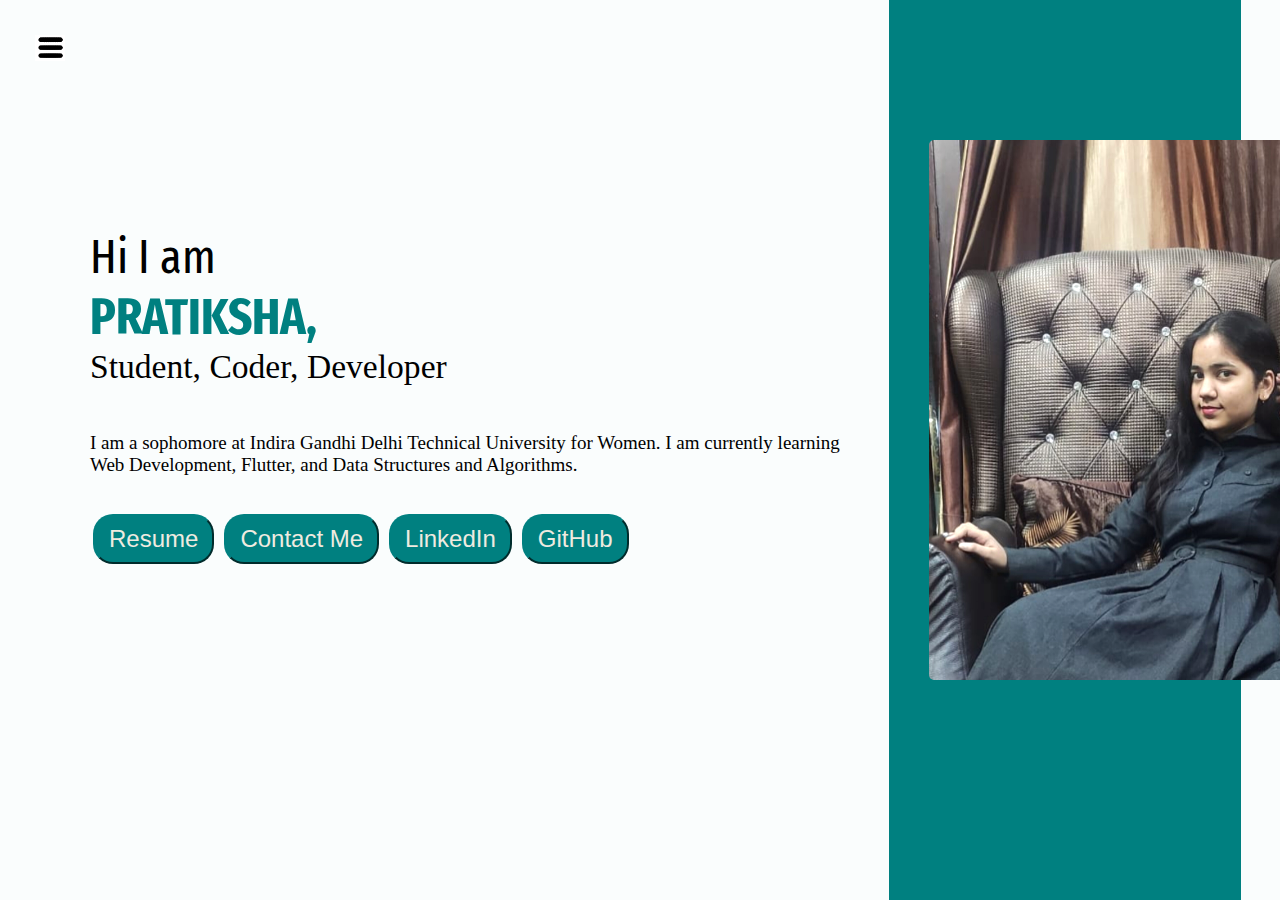
<file: index.html>
<!DOCTYPE html>
<html lang="en">

<head>
    <meta charset="UTF-8">
    <meta http-equiv="X-UA-Compatible" content="IE=edge">
    <meta name="viewport" content="width=device-width, initial-scale=1.0">
    <title>PRATIKSHA GOSWAMI,Programmer</title>
    <link rel="stylesheet" href="style.css">

</head>

<body>
    <div class="container">
        <div class="sidebar sidebarGo">

            <nav>
                <li><a href="index.html">Home</a></li>
                <li><a href="intro.html">About Me</a></li>
                <li><a href="skills.html">Skills</a></li>
                <li><a href="services.html">Projects</a></li>
                <li><a href="resume.pdf" target="_blank">CV/Resume</a></li>
                <li><a href="contact.html">Contact Me</a></li>





            </nav>
        </div>
        <div class="main">
            <div class="hamburger">
                <img class="hem" src="hem.jpg" alt="" width="30px">
                <img class="cross" src="cross.png" alt="" width="18px">
            </div>
            <div class="info">
                <div class="devinfo">
                    <div class="hello">
                        Hi I am
                    </div>
                    <div class="name">
                        PRATIKSHA,

                    </div>
                    <div class="about">Student, Coder, Developer </div>
                    <div class="moreabout">
                        I am a sophomore at Indira Gandhi Delhi Technical University for Women. I am currently learning
                        Web
                        Development, Flutter, and Data Structures and Algorithms.
                    </div>
                    <div class="buttons">
                        <a href="resume.pdf" target="_blank"><button>Resume</button></a>
                        <a href="contact.html"><button>Contact Me</button></a>
                        <a href="https://www.linkedin.com/in/pratiksha-g-2bb446234/"><button>LinkedIn</button></a>


                        <a href="https://github.com/Pratikshathisside"><button>GitHub</button></a>
                    </div>

                </div>




                <!-- <div class="box3">
                <div class="devpic2">
                    <img src="devv.jpg" alt="Pratiksha Goswami" class="me">

                </div>
                </dev>
            </div> -->
                <div class="main2">
                    <!-- <div class="boxes">
                    <div class="devpic">
                        <img src="devv.jpg" alt="Pratiksha Goswami" class="me">

                    </div> -->

                </div>
            </div>
            <div class="box3">
                <div class="devpic2">
                    <img src="devv.jpg" alt="Pratiksha Goswami" class="me">

                </div>
            </div>
            <!-- <--</dev>
            </div> -->
        </div>
        <div class="boxes">
            <div class="devpic">
                <img src="devv.jpg" alt="Pratiksha Goswami" class="me">

            </div>


        </div>
    </div>
    <!--<h3>ABOUT ME</h3>
    <iframe src="intro.html" overflow="display" width="100%" height="740px"></iframe>
    <h3>MY SKILLS</h3>
    <iframe src="skills.html" overflow="display" width="100%" height="740px"></iframe>
    <h3>MY PROJECTS</h3>
    <iframe src="services.html" overflow="display" width="100%" height="740px"></iframe>
    <h3>CONTACT ME</h3>
    <iframe src="contact.html" overflow="display" width="100%" height="740px"></iframe>-->
    <script src="script.js">
    </script>
</body>

</html>
</file>
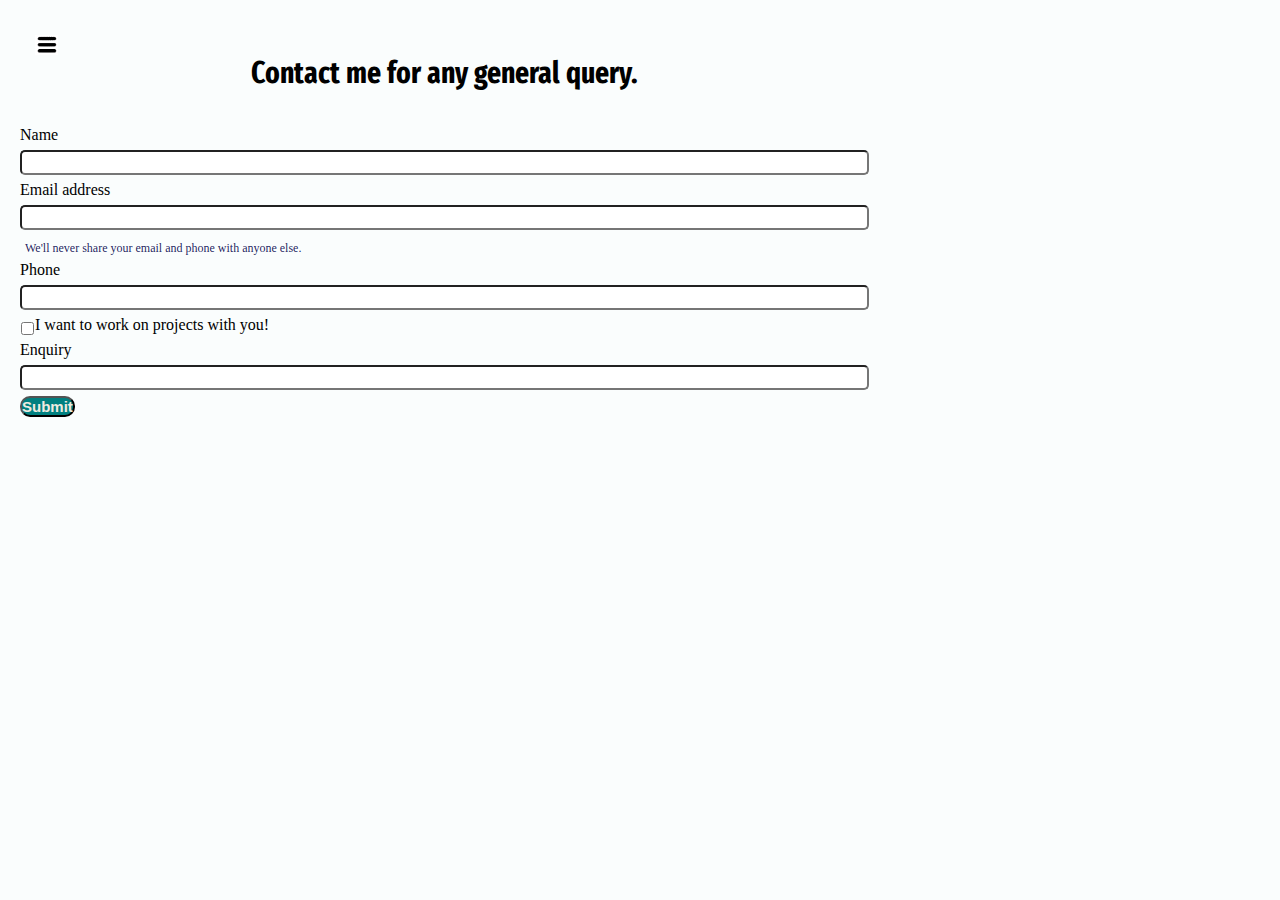
<file: contact.html>
<!DOCTYPE html>
<html lang="en">

<head>
    <meta charset="UTF-8">
    <meta http-equiv="X-UA-Compatible" content="IE=edge">
    <meta name="viewport" content="width=device-width, initial-scale=1.0">
    <title>PRATIKSHA GOSWAMI,Programmer</title>
    <link rel="stylesheet" href="style.css">

</head>

<body>
    <div class="container">
        <div class="sidebar sidebarGo">

            <nav>
                <li><a href="index.html">Home</a></li>
                <li><a href="intro.html">About Me</a></li>
                <li><a href="skills.html">Skills</a></li>
                <li><a href="services.html">Projects</a></li>
                <li><a href="resume.pdf" target="_blank">CV/Resume</a></li>
                <li><a href="contact.html">Contact Me</a></li>




            </nav>
        </div>
        <div class="main">
            <div class="hamburger">
                <img class="hem" src="hem.jpg" alt="" width="23px">
                <img class="cross" src="cross.png" alt="" width="18px">
            </div>
            <div class="contactform">
                <h1>Contact me for any general query.</h1>
                <form method="POST" action="mailto: pratiksha031btit21@igdtuw.ac.in" enctype="multipart/form-data">
                    <div class="mb-3">
                        <label for="name" class="form-label">Name</label>
                        <input type="text" class="form-control" id="name">
                    </div>
                    <div class="mb-3">

                        <label for="exampleInputEmail1" class="form-label">Email address</label>
                        <input type="email" class="form-control" id="exampleInputEmail1" aria-describedby="emailHelp">
                        <div id="emailHelp" class="form-text">We'll never share your email and phone with anyone else.
                        </div>
                    </div>
                    <div class="mb-3">
                        <label for="exampleInputPassword1" class="form-label">Phone</label>
                        <input type="phone" class="form-control" id="exampleInputPassword1">
                    </div>
                    <div class="mb-3 form-check" id="formcheck">
                        <input type="checkbox" class="form-check-input" id="exampleCheck1">
                        <label class="form-check-label" for="exampleCheck1">I want to work on projects with you!</label>
                    </div>
                    <div class="mb-3">
                        <label for="en" class="form-label">Enquiry</label>
                        <input type="text" class="form-control" id="en">
                    </div>
                    <button type="submit" class="btn">Submit</button>
                </form>
            </div>
        </div>
    </div>
    </div>
    <script src="script.js"></script>
</body>

</html>
</file>
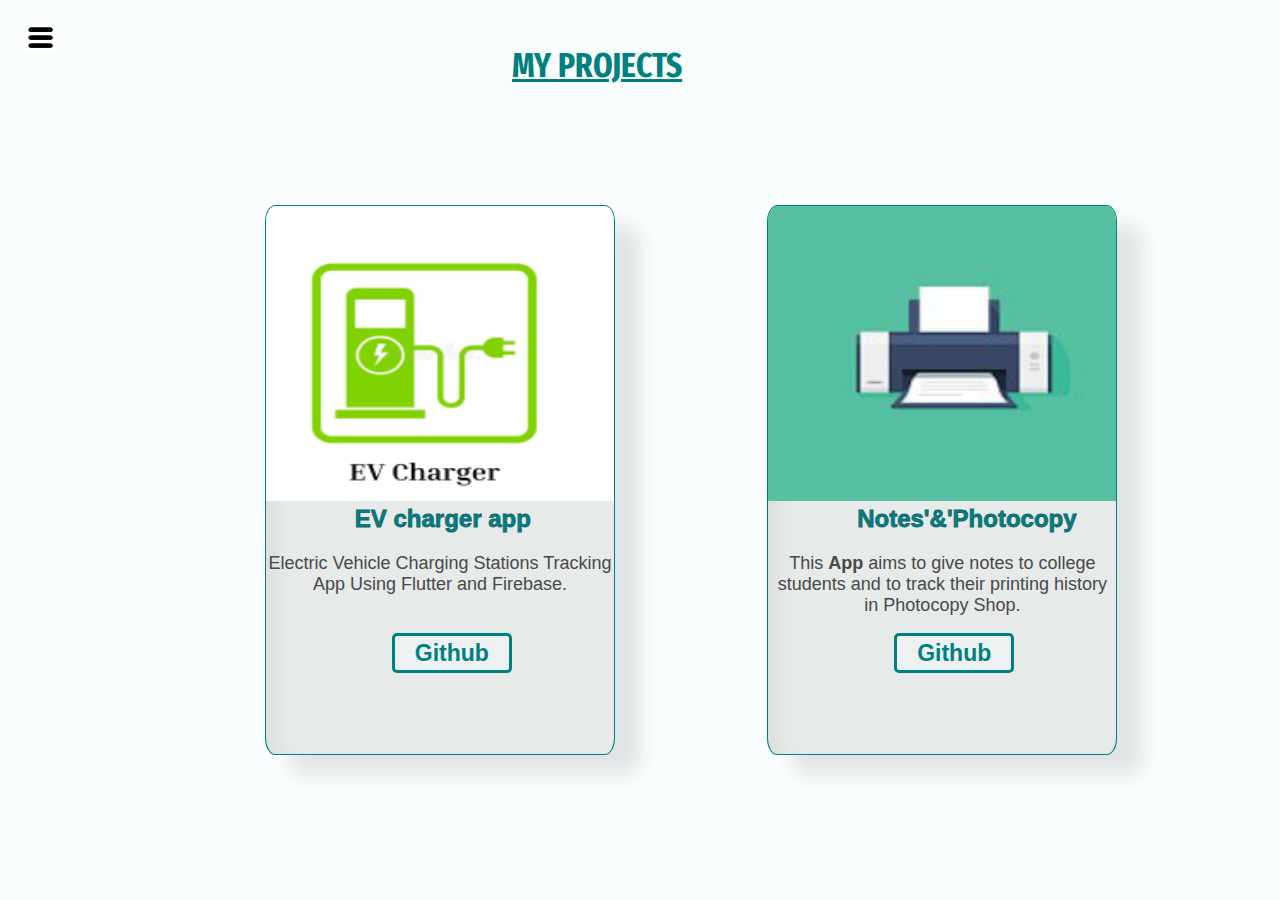
<file: services.html>
<!DOCTYPE html>
<!-- Coding by CodingLab | www.codinglabweb.com-->
<html lang="en">

<head>
    <meta charset="UTF-8">
    <meta http-equiv="X-UA-Compatible" content="IE=edge">
    <meta name="viewport" content="width=device-width, initial-scale=1.0">
    <!--<title> Circular Progress Bar </title>-->

    <!-- CSS -->
    <link rel="stylesheet" type="text/css" href="style2.css">

</head>

<body>
    <div class="container2">
        <div class="sidebar sidebarGo">

            <nav>
                <li><a href="index.html">Home</a></li>
                <li><a href="intro.html">About Me</a></li>
                <li><a href="skills.html">Skills</a></li>
                <li><a href="services.html">Projects</a></li>
                <li><a href="resume.pdf" target="_blank">CV/Resume</a></li>
                <li><a href="contact.html">Contact Me</a></li>





            </nav>
        </div>
        <div class="main">

            <div class="hamburger">
                <img class="hem" src="hem.jpg" alt="" width="30px">
                <img class="cross" src="cross.png" alt="" width="18px">

            </div>
            <div class="head2">
                MY PROJECTS</div>
        </div>

        <!--<div class="head">
         My Skills</div>-->
        <div class="container1">

            <div class="drop1" style="--clr:#ff0f5b;">

                <div class="card-contents">
                    <div class="dark-bg">
                    </div>
                    <img src="evch.png">
                    <h2>EV charger app</h2>
                    <p>

                        Electric Vehicle Charging Stations Tracking App Using Flutter and Firebase.

                    </p>
                    <button><a href="https://github.com/GargNikitaa/EV-Charger">Github</a></button>
                </div>

            </div>
            <div class="drop1" style="--clr:#ff0f5b;">

                <div class="card-contents">
                    <div class="dark-bg">
                    </div>
                    <img src="printer.png">
                    <h2>Notes'&'Photocopy</h2>
                    <p>This <b>App
                        </b> aims to give notes to college students and to track their printing history in Photocopy
                        Shop.
                    </p>
                    <button><a href="https://github.com/parikhaitan/cb017_Notes_Shop">Github</a></button>
                </div>

            </div>
        </div>
        <!--<div class="drop1" style="--clr:#ff0f5b;">
                <div class="content">
                    <h2>02</h2>

                </div>
            </div>
            <div class="drop1" style="--clr:#ff0f5b;">
                <div class="content">
                    <h2>03</h2>

                </div>
            </div>
        </div>-->

        <script src="script.js"></script>
        <!--<script src="script2.js"></script>-->
    </div>
</body>

</html>
</file>
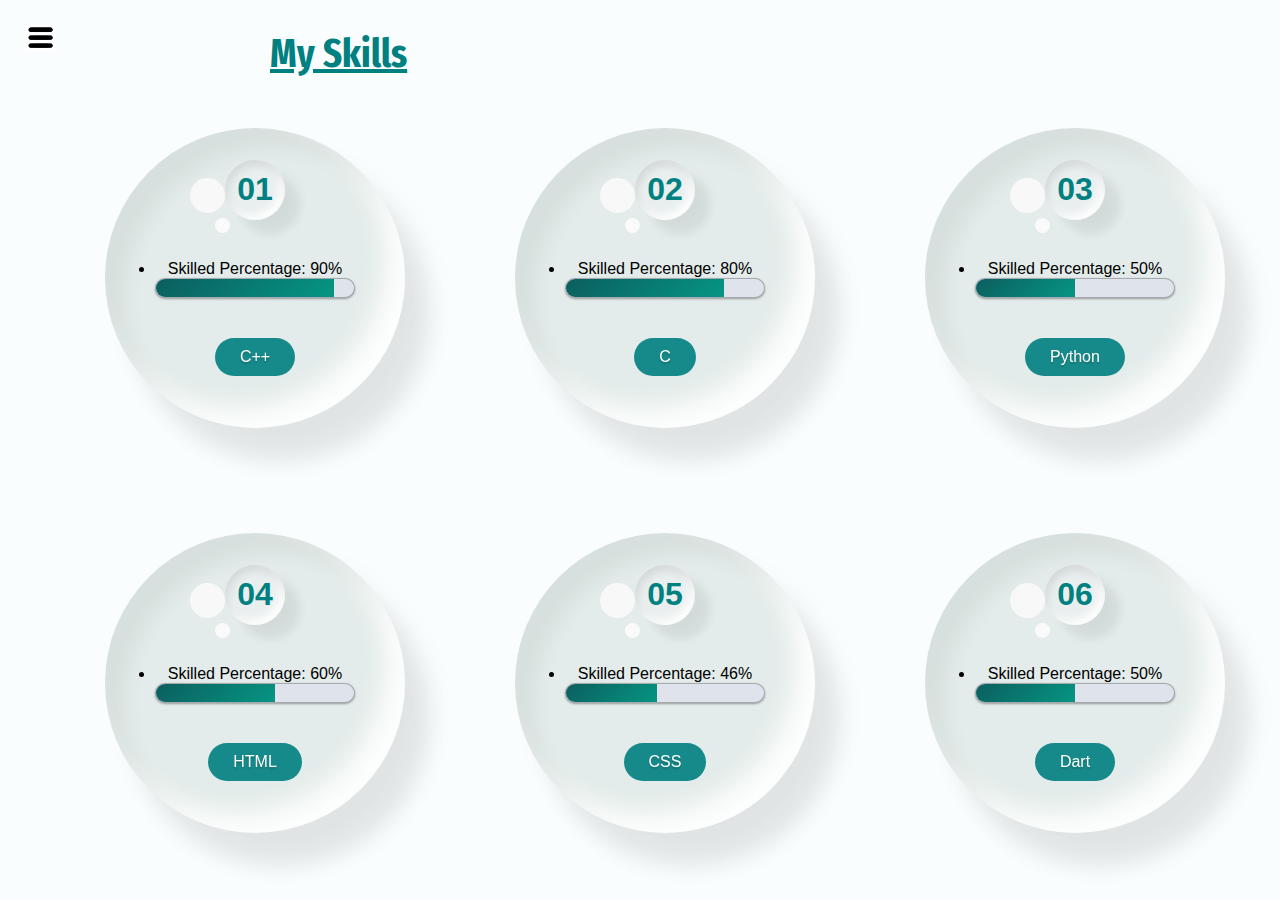
<file: skills.html>
<!DOCTYPE html>
<!-- Coding by CodingLab | www.codinglabweb.com-->
<html lang="en">

<head>
   <meta charset="UTF-8">
   <meta http-equiv="X-UA-Compatible" content="IE=edge">
   <meta name="viewport" content="width=device-width, initial-scale=1.0">
   <!--<title> Circular Progress Bar </title>-->

   <!-- CSS -->
   <link rel="stylesheet" type="text/css" href="style2.css">

</head>

<body>
   <div class="container2">
      <div class="sidebar sidebarGo">

         <nav>
            <li><a href="index.html">Home</a></li>
            <li><a href="intro.html">About Me</a></li>
            <li><a href="skills.html">Skills</a></li>
            <li><a href="services.html">Projects</a></li>
            <li><a href="resume.pdf" target="_blank">CV/Resume</a></li>
            <li><a href="contact.html">Contact Me</a></li>





         </nav>
      </div>
      <div class="main">

         <div class="hamburger">
            <img class="hem" src="hem.jpg" alt="" width="30px">
            <img class="cross" src="cross.png" alt="" width="18px">

         </div>
         <div class="head">
            My Skills</div>
      </div>

      <!--<div class="head">
         My Skills</div>-->
      <div class="container">

         <div class="drop" style="--clr:#ff0f5b;">
            <div class="content">
               <h2>01</h2>
               <li type="Circular">Skilled Percentage: 90%<span class="bar"><span class="c2"></span></span></li>
               <a href="#">C++</a>
            </div>
         </div>
         <div class="drop" style="--clr:#ff0f5b;">
            <div class="content">
               <h2>02</h2>
               <li type="Circular">Skilled Percentage: 80%<span class="bar"><span class="c"></span></span></li>
               <a href="#">C</a>
            </div>
         </div>
         <div class="drop" style="--clr:#ff0f5b;">
            <div class="content">
               <h2>03</h2>
               <li type="Circular">Skilled Percentage: 50%<span class="bar"><span class="python"></span></span></li>
               <a href="#">Python</a>
            </div>
         </div>
         <div class="drop" style="--clr:#ff0f5b;">
            <div class="content">
               <h2>04</h2>
               <li type="Circular">Skilled Percentage: 60%<span class="bar"><span class="html"></span></span></li>

               <a href="#">HTML</a>
            </div>

         </div>
         <div class="drop" style="--clr:#ff0f5b;">
            <div class="content">
               <h2>05</h2>
               <li type="Circular">Skilled Percentage: 46%<span class="bar"><span class="css"></span></span></li>
               <a href="#">CSS</a>
            </div>

         </div>
         <div class="drop" style="--clr:#ff0f5b;">
            <div class="content">
               <h2>06</h2>
               <li type="Circular">Skilled Percentage: 50%<span class="bar"><span class="dart"></span></span></li>
               <a href="#">Dart</a>
            </div>

         </div>


      </div>

      <script src="script.js"></script>
      <!--<script src="script2.js"></script>-->
</body>

</html>
</file>
<file: style.css>
@import url('https://fonts.googleapis.com/css2?family=Lato&display=swap');

@import url('https://fonts.googleapis.com/css2?family=Fira+Sans+Extra+Condensed:wght@200&display=swap');
@import url('https://fonts.googleapis.com/css2?family=Bebas+Neue&family=Fira+Sans+Extra+Condensed:wght@200&display=swap');
@import url('https://fonts.googleapis.com/css2?family=Bebas+Neue&family=Passions+Conflict&display=swap');
@import url('https://fonts.googleapis.com/css2?family=Bebas+Neue&family=Passions+Conflict&display=swap');

* {
    margin: 0;
    padding: 0;


}

.sidebar {
    /* background-color */

    /* width: 400px; */
    font-family: 'Lato', sans-serif;
    height: 100vh;
    transition: transform 0.3s ease-in;
    position: absolute;
    /* taki wo fix ho jae*/


}

.ul {
    position:
        relative;
    transform: skewY();
}

.sidebar nav {
    padding: 20px;
    height: 100vh;

    background-color: teal;


}

.boxes2 {

    background-color: teal;
    margin-top: 7vh;
    height: 83vh;
    width: 28vw;
}

.boxes {

    background-color: teal;

    height: 100vh;
    width: 27.5vw;
}


.sidebar nav li {
    list-style: none;
    font-size: 25px;
    padding-top: 33px;
    padding-bottom: 33px;
    padding-left: 0;
    padding-right: 0;


}

.sidebar nav li a {
    list-style: none;
    color: #efebe0;
    text-decoration: none;

}

.sidebar nav li a:hover {
    list-style: none;
    color: #efebe0;
    text-decoration: underline;

}

.main {
    /* background-color: bisque; */
    width: 66.3vw;

    margin: 20px;
}

.container {
    display: inline;

    background-color: teal;

    background-color: rgb(250, 253, 253);

    height: 100vh;
    display: flex;

}

.info {
    /* background-color: rgb(246, 17, 234); */

    height: 55vh;
    width: 60vw;
    margin: 130px 70px;
    display: flex;
    justify-content: space-around;
}

.info2 {
    margin-top: 80px;
    font-family: 'Bebas Neue', cursive;
    font-size: large;
    margin-left: 140px;
    font-weight: -100;
    letter-spacing: 1.3;
}

.intro {
    margin-top: -40px;
    margin-left: 140px;
    font-family: 'Passions Conflict';
    font-size: 40px;
    font-weight: lighter;
    letter-spacing: normal;
    color: teal;
}



.about2 {

    margin-top: 30px;
    font-size: 20px;
    margin-left: 130px;
    padding: 20px;
    font-family: 'Times New Roman', Times, serif;
    width: 45vw;

}

.edu {

    margin-top: 50px;
    margin-left: 170px;
    color: #15171b;

}

.main .row {
    display: grid;
    grid-template-columns: 1fr 1fr;
    grid-column-gap: 20px;
}

.heading {
    font-size: larger;
    font-family: Arial, Helvetica, sans-serif;
    color: rgb(48, 50, 50);
    padding: 0 0 20px 30px;
}

.col .contents {
    padding: 0px 30px;
    border-left: 3px solid #bababb;
}

.col .contents .box5 {
    position: relative;
    padding: 20px;
    border: 1px solid #c4ccca;
    border-radius: 3px;
    background-color: #ecfaf6;
    cursor: pointer;
    transition: all 0.5s;
    margin-bottom: 20px;
}

.col .contents .box5:hover {
    box-shadow: 0 3px 12px 0px rgb(166, 171, 172);
    border: 1px solid transparent;

}

.col .contents .box5:hover::before {
    margin-top: 50px;
    content: '';
    position: absolute;
    width: 30px;
    height: 30px;
    border-radius: 50%;
    right: calc(100% + 15px);
    transition: 0.5s;
    top: 0;
    background-color: teal;
    border: 2px sollid rgb(205, 204, 204);

}

.col .contents .box5::before {
    /*margin-left: -60px;*/
    margin-top: 0px;
    content: '';
    position: absolute;
    width: 16px;
    height: 16px;
    border-radius: 50%;
    right: calc(100% + 25px);
    top: 0;
    background-color: teal;
    border: 2px sollid white;

}

.box5 h4 {
    position: relative;
    color: teal;
}

.box5 h3 {
    font-size: 19px;

    padding: 10px 0px 6px;
    font-family: Arial, Helvetica, sans-serif;
    color: rgb(45, 44, 44);
}

.box5 p {
    line-height: 1.2;
    color: #666;
    font-size: 17px;
    font-family: 'Segoe UI', Tahoma, Geneva, Verdana, sans-serif
}

.devpic2 {
    display: none;
}


.devinfo {
    font-size: 16px;
    display: flex;
    justify-content: center;
    flex-direction: column;

}

.hello {
    font-size: 3em;
    font-family: 'Fira Sans Extra Condensed', sans-serif;
}

.name {
    font-size: 3.2em;
    font-weight: bold;
    color: teal;
    font-family: 'Fira Sans Extra Condensed', sans-serif;

}

.moreabout {
    margin-top: 2.4em;
    font-size: 19px
}

.about {
    font-size: 2.1em;
}

.buttons {
    margin-top: 2.2em;

}

.buttons button {
    border-radius: 20px;
    border-color: teal;
    ;
    font-size: 1.5em;
    color: #efebe0;
    padding: 9px 14px;

    background-color: teal;
    ;
    margin: 3px 3px;
    cursor: pointer;
}


.buttons button:hover {
    background-color: #efebe0;
    border-color: teal;
    color: teal;
    font-weight: bold;
}



.boxes2 .devpic img {
    filter: brightness(1);
    display: inline;
    border-image: 3px;

    border-color: #efebe0;
    /* border-radius: 0% 15% 0% 15%; */
    /* margin: -5px -80px 0px 20px; */
    /* margin-right: 100px; */

    border-color: white;
    /* border-radius: 0% 15% 0% 15%; */
    margin: 40px 0px 40px 40px;
    border: teal;

    height: 60vh;
    border-radius: 5px;


}

.boxes .devpic img {
    filter: brightness(1.1);
    display: inline;
    border-image: 3px;

    border-color: #efebe0;
    /* border-radius: 0% 15% 0% 15%; */
    /* margin: -5px -80px 0px 20px; */
    /* margin-right: 100px; */

    border-color: white;
    /* border-radius: 0% 15% 0% 15%; */
    margin: 140px 0px 30px 40px;
    border: teal;

    height: 60vh;
    border-radius: 5px;


}

/* .box {
    
    position: relative;
    height: 450px;
    width: 500px;
    border-radius: 0% 20% 0% 20%;
    background: teal;


} */

.devpic .contactform {

    padding: 0 34px;
    /* padding-top: 150px; */
    font-family: 'Fira Sans Extra Condensed', sans-serif;
    font-weight: bold;
    flex-direction: column;
    font-size: 16px;

}

.contactform h1 {
    font-family: 'Fira Sans Extra Condensed', sans-serif;
    text-align: center;
    padding: 12px 0;
    font-size: 30px;

}

.contactform form div {
    /* padding: 15px 0; */
    display: flex;
    flex-direction: column;
}

.contactform form div input {
    /* width: 20vw; */
    border-radius: 5px;
    margin: 6px 0;
    padding: 3px;


}



#emailHelp {
    font-size: 12px;
    color: rgba(32, 32, 91, 0.984);
    padding: 5px 5px;

}

#formcheck {
    flex-direction: row;
}

#formcheck input {
    width: 15px;
}

.btn {
    font-size: 15px;
    border-radius: 10px;
    font-weight: bold;
    background-color: teal;
    color: #efebe0;
    cursor: pointer;
}

.btn:hover {
    font-size: 15px;
    border-radius: 10px;
    color: teal;
    border-color: teal;
    background-color: #efebe0;

}

h1 {
    margin: 23px;
}

p {
    margin: 0 14px;
    font-size: 18px;
    font-family: 'Courier New', Courier, monospace;
}

.hg {
    margin: 0 14px;
    font-size: 18px;
    font-family: 'Courier New', Courier, monospace;
}


.sidebarGo {
    transform: translate(-400px, 0);
    position: absolute;
}

.hamburger {
    filter: brightness(1.3);
    position: absolute;
    cursor: pointer;
    margin-top: 15px;

    margin-left: 15px;

}

.cross {
    margin-left: 115px;
    margin-top: 3px;
    background: url(cross.png);
    filter: brightness(1) invert(1.7) sepia(.5) hue-rotate(100deg) saturate(100%);
}

.box1 {

    /* align-items: center; */
    width: 30vw;
    height: 100vh;
    background-color: rgb(7, 7, 7);
    margin-right: 0;
    margin-top: 0;
}

.cube {
    position: relative;
    /* top: 0;
    margin-left: 0;
    top: 0;
    left: 100px;
    right: 90vw;
    width: 50%;
    height: 100%; */
    width: 300px;
    height: 300px;
    transform-style: preserve-3d;
    animation: animate 4s linear infinite;
}

.cube div {
    position: absolute;

    top: 0;
    left: 100px;
    right: 90vw;
    width: 100%;
    height: 100%;
    transform-style: preserve-3d;

    animation: animate 4s linear infinite;
}

@keyframes animate {
    0% {
        transform: rotateX(-30deg) rotateY(0deg);
    }

    100% {
        transform: rotateX(-30deg) rotateY(360deg);
    }
}

.icons {
    margin-left: 3.1em;
    word-spacing: 40px;
}

.iconstwo {
    display: none;
    margin-left: 3.1em;
    word-spacing: 20px;
}

.cube span {
    position: absolute;
    margin-top: 8vh;
    margin-left: 78vw;
    width: 20%;
    height: 20%;
    background: linear-gradient(#151515, rgb(7, 250, 2));
    transform: rotateY(cal(90deg*var(--i))) translateZ(150px);

}

/* .container2 {
    background-color: rgb(252, 249, 249);
    height: 100vh;
    display: flex;

} */
.mh-skills .mh-professional-skills {
    padding-right: 60px;
    color: black;
}

.mh-skills .mh-professional-skills h3 {
    font-size: 30px;
    line-height: 40px;
    text-align: center;
    font-weight: 400;
    margin-bottom: 60px;
    font-family: 'Poppins', sans-serif;
}

.mh-professional-skills {
    padding-left: 20%;
}

.mh-professional-skills h3 {
    font-size: 30px;
    line-height: 40px;
    text-align: center;
    font-weight: 400;
    margin-bottom: 60px;
    font-family: 'Poppins', sans-serif;
}

mh-professional-progress li {
    display: inline-block;
    margin: 0 auto;
    float: none;
    width: 48%;
    margin-bottom: 30px;
    text-align: center;
}

.mh-progress {
    margin-bottom: 10px;
    font: 900 1.14285/1 Cinzerl, cursive;
    color: #151515;
}

.mh-progress .progressbar-text {
    color: inherit !important;
    font-family: Cambria, Cochin, Georgia, Times, 'Times New Roman', serif;
}

.progress.progress-line {
    height: 10px;
    margin-right: 60px;
}


@media (max-width:800px) {

    /*           * {
       background-color: rgb(144, 221, 221);
    } */
    .info2 {
        margin-top: 80px;
        font-family: 'Bebas Neue', cursive;
        font-size: large;
        margin-left: 10px;
        font-weight: -100;
        letter-spacing: 1.3;
    }

    .intro {
        margin-top: -40px;
        margin-left: 10px;
        font-family: 'Passions Conflict';
        font-size: 32px;
        font-weight: lighter;
        letter-spacing: normal;
        color: teal;
    }



    .about2 {

        margin-top: 30px;
        font-size: 20px;
        margin-left: 0px;
        padding: 20px;
        font-family: 'Times New Roman', Times, serif;
        width: 80vw;
        margin-right: 20px;

    }

    .iconstwo {
        margin-top: 30px;
        display: contents;
        margin-left: 30px;

    }

    .devinfo {
        font-size: 10px;
    }

    .boxes {
        display: none;
        height: 80px;
        width: 70px;
        border-radius: 0 0 80px 80px;
    }

    .boxes .devpic {
        display: none;
    }

    /*     .boxes .devpic2{
    /*         height:90px;
        width:30px; */

    .devpic2 {
        display: contents;

    }


    .box {
        display: none;
    }

    .buttons {
        font-size: 8px;
    }

    .boxes {
        display: none;
        height: 80px;
        width: 70px;
        border-radius: 0 0 80px 80px;
    }



    .boxes .devpic {
        display: none;
    }

    /* .boxes .devpic2 {
    height: 90px;
    width: 30px;
} */
    .box3 {
        margin-top: 30px;
        margin-left: -50px;
        height: 280px;
        width: 120vw;
        background-color: teal;
        border-radius: 0 0 0 0px;

    }

    .devpic2 {
        display: contents;
        /*         height: 500px;
    background-color: teal; */
    }

    .devpic2 img {
        margin-left: 24vw;
        margin-top: -80px;
        /* display: contents; */
        height: 280px;
        border-style: solid;
        border-color: teal;
        border-width: 10px;
        border-radius: 400px;



    }

    .boxes2 {
        display: none;
    }

    .edu {

        margin-top: 70px;
        margin-left: 30px;
        color: #15171b;

    }

    .main .row {
        display: grid;
        grid-template-columns: 1fr 1fr;
        grid-column-gap: 20px;
    }

    .heading {
        font-size: larger;
        font-family: Arial, Helvetica, sans-serif;
        color: rgb(48, 50, 50);
        padding: 0 0 20px 30px;
    }

    .col .contents {
        padding: 0px 30px;
        border-left: 3px solid #bababb;
    }

    .col .contents .box5 {
        position: relative;
        padding: 20px;
        border: 1px solid #c4ccca;
        border-radius: 3px;
        background-color: #ecfaf6;
        cursor: pointer;
        transition: all 0.5s;
        margin-bottom: 20px;
    }

    .col .contents .box5:hover {
        box-shadow: 0 3px 12px 0px rgb(166, 171, 172);
        border: 1px solid transparent;

    }

    .col .contents .box5:hover::before {
        margin-top: 50px;
        content: '';
        position: absolute;
        width: 30px;
        height: 30px;
        border-radius: 50%;
        right: calc(100% + 15px);
        transition: 0.5s;
        top: 0;
        background-color: teal;
        border: 2px sollid rgb(205, 204, 204);

    }

    .col .contents .box5::before {
        /*margin-left: -60px;*/
        margin-top: 0px;
        content: '';
        position: absolute;
        width: 16px;
        height: 16px;
        border-radius: 50%;
        right: calc(100% + 25px);
        top: 0;
        background-color: teal;
        border: 2px sollid white;

    }

    .box5 h4 {
        position: relative;
        color: teal;
    }

    .box5 h3 {
        font-size: 19px;

        padding: 10px 0px 6px;
        font-family: Arial, Helvetica, sans-serif;
        color: rgb(45, 44, 44);
    }

    .box5 p {
        line-height: 1.2;
        color: #666;
        font-size: 17px;
        font-family: 'Segoe UI', Tahoma, Geneva, Verdana, sans-serif
    }

    .iconstwo {
        margin-left: 50px;
        word-spacing: 30px;
    }

    /* .sidebar {

        background-color: teal;
    }

    .sidebar {
        transform: translate(-400px, 0);
        position: absolute;
    } */

}

@media (max-width:1700px) {

    /*     * {
        background-color: rgb(144, 221, 221);
    } */
    .sidebar {
        /* background-color */
        background-color: teal;
    }
}
</file>
<file: style2.css>
@import url('https://fonts.googleapis.com/css2?family=Fira+Sans+Extra+Condensed:wght@200&display=swap');
@import url('https://fonts.googleapis.com/css2?family=Bebas+Neue&family=Fira+Sans+Extra+Condensed:wght@200&display=swap');

* {
    margin: 0;
    padding: 0;
    /*background-color: #484949;*/
    box-sizing: border-box;
    font-family: 'Segoe UI', Tahoma, Geneva, Verdana, sans-serif;
}

/*body {
    /*display: flex;
    justify-content: center;
    align-items: center;
    min-height: 100vh;*/



.sidebar {
    /* background-color */

    /* width: 400px; */
    font-family: 'Lato', sans-serif;
    height: 100vh;
    transition: transform 0.3s ease-in;
    position: relative;

    /* taki wo fix ho jae*/


}

.ul {
    position:
        relative;
    transform: skewY();
}

.sidebar nav {
    padding: 20px;
    height: 100vh;

    background-color: teal;


}

.container {
    position: relative;
    display: flex;
    margin-top: 60px;

    justify-content: center;
    align-items: center;
    flex-wrap: wrap;
    padding: 50px 0px;


    gap: 70px 60px;
}

.container1 {
    width: 100vw;
    /*background-color: #c1c4c4;*/
    position: relative;
    display: flex;
    margin-top: 60px;

    justify-content: center;
    align-items: center;
    flex-wrap: wrap;
    padding: 50px;


    gap: 50px 50px;
}



.sidebar nav li {
    list-style: none;
    font-size: 25px;
    padding-top: 33px;
    padding-bottom: 33px;
    padding-left: 0;
    padding-right: 0;


}

.sidebar nav li a {
    list-style: none;
    color: #efebe0;
    text-decoration: none;

}

.sidebar nav li a:hover {
    list-style: none;
    color: #efebe0;
    text-decoration: underline;

}



.container2 {
    display: inline;

    background-color: teal;

    background-color: rgb(250, 253, 253);

    height: 100vh;
    display: flex;

}

.container1 .drop1 {
    position: absolute;
    width: 340px;
    height: 600px;
    margin-left: 0vw;
    border-radius: 10%;
    border: 1px solid teal;
    overflow: hidden;

}

.head {
    position: absolute;
    margin-top: 30px;
    margin-left: 270px;

    justify-content: center;
    font-weight: bolder;
    font-size: 40px;
    color: teal;
    font-family: 'Fira Sans Extra Condensed', sans-serif;
    text-decoration: underline;
    word-spacing: 1.2px;

    transition: 0.2s;
    float: inline-start;
}

.head2 {
    position: absolute;
    margin-top: 5vh;
    margin-left: 40vw;

    justify-content: center;
    font-weight: bolder;
    font-size: 34px;
    color: teal;
    font-family: 'Fira Sans Extra Condensed', sans-serif;
    text-decoration: underline;
    word-spacing: 1.2px;
    transition: 0.2s;
    float: inline-start;
}

.container .drop {
    position: relative;
    width: 300px;
    height: 300px;
    margin-left: 50px;
    background-color: #e3ecea;
    box-shadow: inset 20px 20px 20px rgba(0, 0, 0, 0.05),
        25px 35px 20px rgba(0, 0, 0, 0.05),
        25px 30px 30px rgba(0, 0, 0, 0.05),
        inset -20px -20px 25px rgba(255, 255, 255, 0.9);
    transition: 0.3s ease-in-out;
    display: flex;
    align-items: center;
    justify-content: center;
}

.container1 .drop1 {
    position: relative;
    width: 350px;
    height: 550px;
    margin-left: 8vw;
    background-color: #e6eae9;
    box-shadow: inset 10px 10px 20px rgba(0, 0, 0, 0.05),
        25px 20px 20px rgba(0, 0, 0, 0.05),
        25px 20px 20px rgba(0, 0, 0, 0.05);
    /*inset -20px -20px 25px rgba(255, 255, 255, 0.9);*/
    /*box-shadow: inset 20px 20px 20px rgba(0, 0, 0, 0.05),
        25px 35px 20px rgba(0, 0, 0, 0.05),
        25px 30px 30px rgba(0, 0, 0, 0.05),
        inset -20px -20px 25px rgba(255, 255, 255, 0.9);*/
    transition: 0.3s ease-in-out;
    display: flex;
    border-radius: 3%;
    justify-content: left;

}

.container1 .drop1:hover {
    position: relative;
    width: 370px;
    height: 570px;
    margin-left: 8vw;
    background-color: #e9eeed;
    box-shadow: inset 10px 10px 20px rgba(0, 0, 0, 0.05),
        25px 20px 20px rgba(0, 0, 0, 0.15),
        25px 20px 20px rgba(0, 0, 0, 0.15);
    /*inset -20px -20px 25px rgba(255, 255, 255, 0.9);*/
    /*box-shadow: inset 20px 20px 20px rgba(0, 0, 0, 0.05),
        25px 35px 20px rgba(0, 0, 0, 0.05),
        25px 30px 30px rgba(0, 0, 0, 0.05),
        inset -20px -20px 25px rgba(255, 255, 255, 0.9);*/
    transition: 0.3s ease-in-out;
    display: flex;
    border-radius: 3%;
    justify-content: left;
    background-color: #e6edeb;

}

.container1 .drop1 .card-contents {
    justify-content: center;
    align-items: center;
    gap: 20px;

}

.container1 .drop1 .card-contents img {
    margin-top: -5px;
    justify-content: center;
    align-items: center;
    gap: 20px;
    height: 300px;
    width: 370px;


}


.container1 .drop1 .card-contents h2 {
    margin-top: 50px;
    margin-left: 24%;
    color: teal;
    display: inline;
    -webkit-text-stroke: 0.8px #96c5ba;
    -webkit-text-stroke-color: #15656c;
    text-shadow:
        inset -20px -20px 25px rgba(255, 255, 255, 0.9);
    justify-content: center;
    align-items: center;
}

.container1 .drop1 .card-contents p {
    margin-top: 20px;
    position: absolute;

    color: #484949;
    font-size: 18px;
    justify-content: center;
    align-items: center;
    text-align: center;
    gap: 20px;
}

.container1 .drop1 .card-contents button {
    margin-top: 100px;

    font-size: 23px;
    font-weight: bold;
    color: teal;
    background: #edf1f1;
    /*font-size: 20px;*/
    justify-content: center;
    align-items: center;
    margin-left: 34%;
    height: 40px;
    width: 120px;
    border-radius: 5px;
    border: 3px solid teal;
}

.container1 .drop1 .card-contents button a {
    color: teal;
    text-decoration: none;
}

.container1 .drop1 .card-contents button:hover {
    margin-top: 100px;

    font-size: 18px;
    color: rgb(235, 238, 238);
    background: teal;
    /*font-size: 20px;*/
    justify-content: center;
    align-items: center;
    margin-left: 34%;
    height: 40px;
    width: 120px;
    border-radius: 5px;
    border: 3px solid rgb(166, 169, 169);
}

.container1 .drop1 .card-contents button a:hover {
    color: rgb(227, 231, 231);
    text-decoration: none;
}

.hg {
    margin: 0 14px;
    font-size: 18px;
    font-family: 'Courier New', Courier, monospace;
}


.sidebarGo {
    transform: translate(-400px, 0);
    position: absolute;
}

.hamburger {
    filter: brightness(1.3);
    position: absolute;
    cursor: pointer;
    margin-top: 25px;

    margin-left: 25px;

}

.cross {
    position: relative;
    margin-left: 115px;
    margin-top: 3px;
    background: url(cross.png);
    filter: brightness(1) invert(1.7) sepia(.5) hue-rotate(100deg) saturate(100%);
}



.container .drop:nth-child(1) {
    border-radius: 300px;
}

.container .drop:nth-child(6) {
    border-radius: 300px;
}

.container .drop:nth-child(2) {
    border-radius: 300px;
}

.container .drop:nth-child(3) {
    border-radius: 300px;
}

.container .drop:nth-child(4) {
    border-radius: 300px;
}

.container .drop:nth-child(5) {
    border-radius: 300px;
}

.container .drop:hover {
    border-radius: 57% 43% 43% 57%/43% 43% 57% 57%;
}

.container .drop::before {
    content: '';
    position: absolute;
    top: 50px;
    left: 85px;
    width: 35px;
    height: 35px;
    background-color: #fbf9f9;
    border-radius: 50%;
    opacity: 0.9;

}

.container .drop::after {
    content: '';
    position: absolute;
    top: 90px;
    left: 110px;
    width: 15px;
    height: 15px;
    background-color: #fdfcfc;
    border-radius: 50%;
    opacity: 0.9;

}

.container .drop .content {
    position: relative;
    display: flex;
    justify-content: center;
    align-items: center;
    flex-direction: column;
    text-align: center;
    padding: 40px;


    gap: 40px;
}

.container .drop .content h2 {
    position: relative;
    margin-top: -60px;

    width: 60px;
    height: 60px;

    background-color: rgb(233, 238, 238);
    border-radius: 50%;
    box-shadow: inset 2px 5px 10px rgba(0, 0, 0, 0.1), inset -5px -5px 10px rgba(255, 255, 255, 1),
        15px 15px 10px rgba(0, 0, 0, 0.05),
        15px 10px 15px rgba(0, 0, 0, 0.025);



    display: flex;
    align-items: center;
    justify-content: center;
    font-size: 2em;
    color: teal;

}

.container .drop .content a {
    position: relative;
    padding: 10px 25px;
    background: var(--clr);
    text-decoration: none;
    color: #fff;
    border-radius: 25px;
    font-weight: 500;
    text-shadow: 0 2px 2px rgba(0, 0, 0, 0.25);
    opacity: 0.9;
    margin-bottom: -40px;
    background-color: teal;
    transition: 0.5s;
}

.bar {
    background: #dee3ec;
    display: block;
    height: 20px;
    width: 200px;
    border: 0.5px solid rgba(39, 38, 38, 0.3);
    border-radius: 10px;
    overflow: hidden;
    box-shadow: 0 1px 3px rgba(0, 0, 0, 0.12), 0 1px 2px rgba(0, 0, 0, 0.24);
    transition: all 0.3s cubic-bezier(0.25, 0.82, 0.25, 1);

}

.bar:hover {
    box-shadow: 0 14px 28px rgba(0, 0, 0, 0.25), 0 10px 10px rgba(0, 0, 0, 0.25);
}

.bar span {
    height: 20px;
    float: left;
    background: linear-gradient(135deg, rgb(11, 94, 94)0%, rgb(6, 150, 131)100%);
}

.html {
    width: 60%;
    animation: html 1.3s;
}


.css {
    width: 46%;
    animation: css 1.2s;
}

.c {
    width: 80%;
    animation: c 1.6s;
}

.c2 {
    width: 90%;
    animation: c2 1.75s;
}

.python {
    width: 50%;
    animation: python 1.25s;
}

.dart {
    width: 50%;
    animation: dart 1.25s;
}

@keyframes html {
    0% {
        width: 0%;
    }

    100% {
        width: 60%;
    }

}

@keyframes css {
    0% {
        width: 0%;
    }

    100% {
        width: 46%;
    }

}

@keyframes c {
    0% {
        width: 0%;
    }

    100% {
        width: 80%;
    }


}

@keyframes c2 {
    0% {
        width: 0%;
    }

    100% {
        width: 90%;
    }

}

@keyframes python {
    0% {
        width: 0%;
    }

    100% {
        width: 50%;
    }

}

@keyframes dart {
    0% {
        width: 0%;
    }

    100% {
        width: 50%;
    }

}

@media (max-width:900px) {

    .container .drop {
        position: relative;
        width: 250px;
        height: 250px;


        background-color: #e4efef;
        box-shadow: inset 20px 20px 20px rgba(0, 0, 0, 0.05),
            25px 35px 20px rgba(0, 0, 0, 0.05),
            25px 30px 30px rgba(0, 0, 0, 0.05),
            inset -20px -20px 25px rgba(255, 255, 255, 0.9);
        transition: 0.3s ease-in-out;
        display: flex;
        align-items: center;
        justify-content: center;
    }

    .container .drop .content {
        position: relative;
        display: flex;
        justify-content: center;
        align-items: center;
        flex-direction: column;
        text-align: center;
        padding: 40px;


        gap: 25px;
    }

    .head {
        /*display: none;*/
        position: absolute;
        margin-top: 50px;
        margin-left: 100px;
        font-weight: bolder;
        font-size: xx-large;
        color: teal;
        font-family: 'Franklin Gothic Medium', 'Arial Narrow', Arial, sans-serif;
        text-decoration: underline;
        transition: 0.2s;
        float: inline-start;
    }

    .head2 {
        position: absolute;
        margin-top: 5vh;
        margin-left: 50vw;

        justify-content: center;
        font-weight: bolder;
        font-size: 34px;
        color: teal;
        font-family: 'Fira Sans Extra Condensed', sans-serif;
        text-decoration: underline;
        word-spacing: 1.2px;
        transition: 0.2s;
        float: inline-start;
    }

    .container1 .drop1 .card-contents h2 {
        margin-top: 50px;
        margin-left: 4%;
        color: teal;
        display: inline;
        -webkit-text-stroke: 0.8px #96c5ba;
        -webkit-text-stroke-color: #15656c;
        text-shadow:
            inset -20px -20px 25px rgba(255, 255, 255, 0.9);
    }
}

@media (max-width:870px) {
    /*.head {
        display: none;
    }*/
}
</file>
